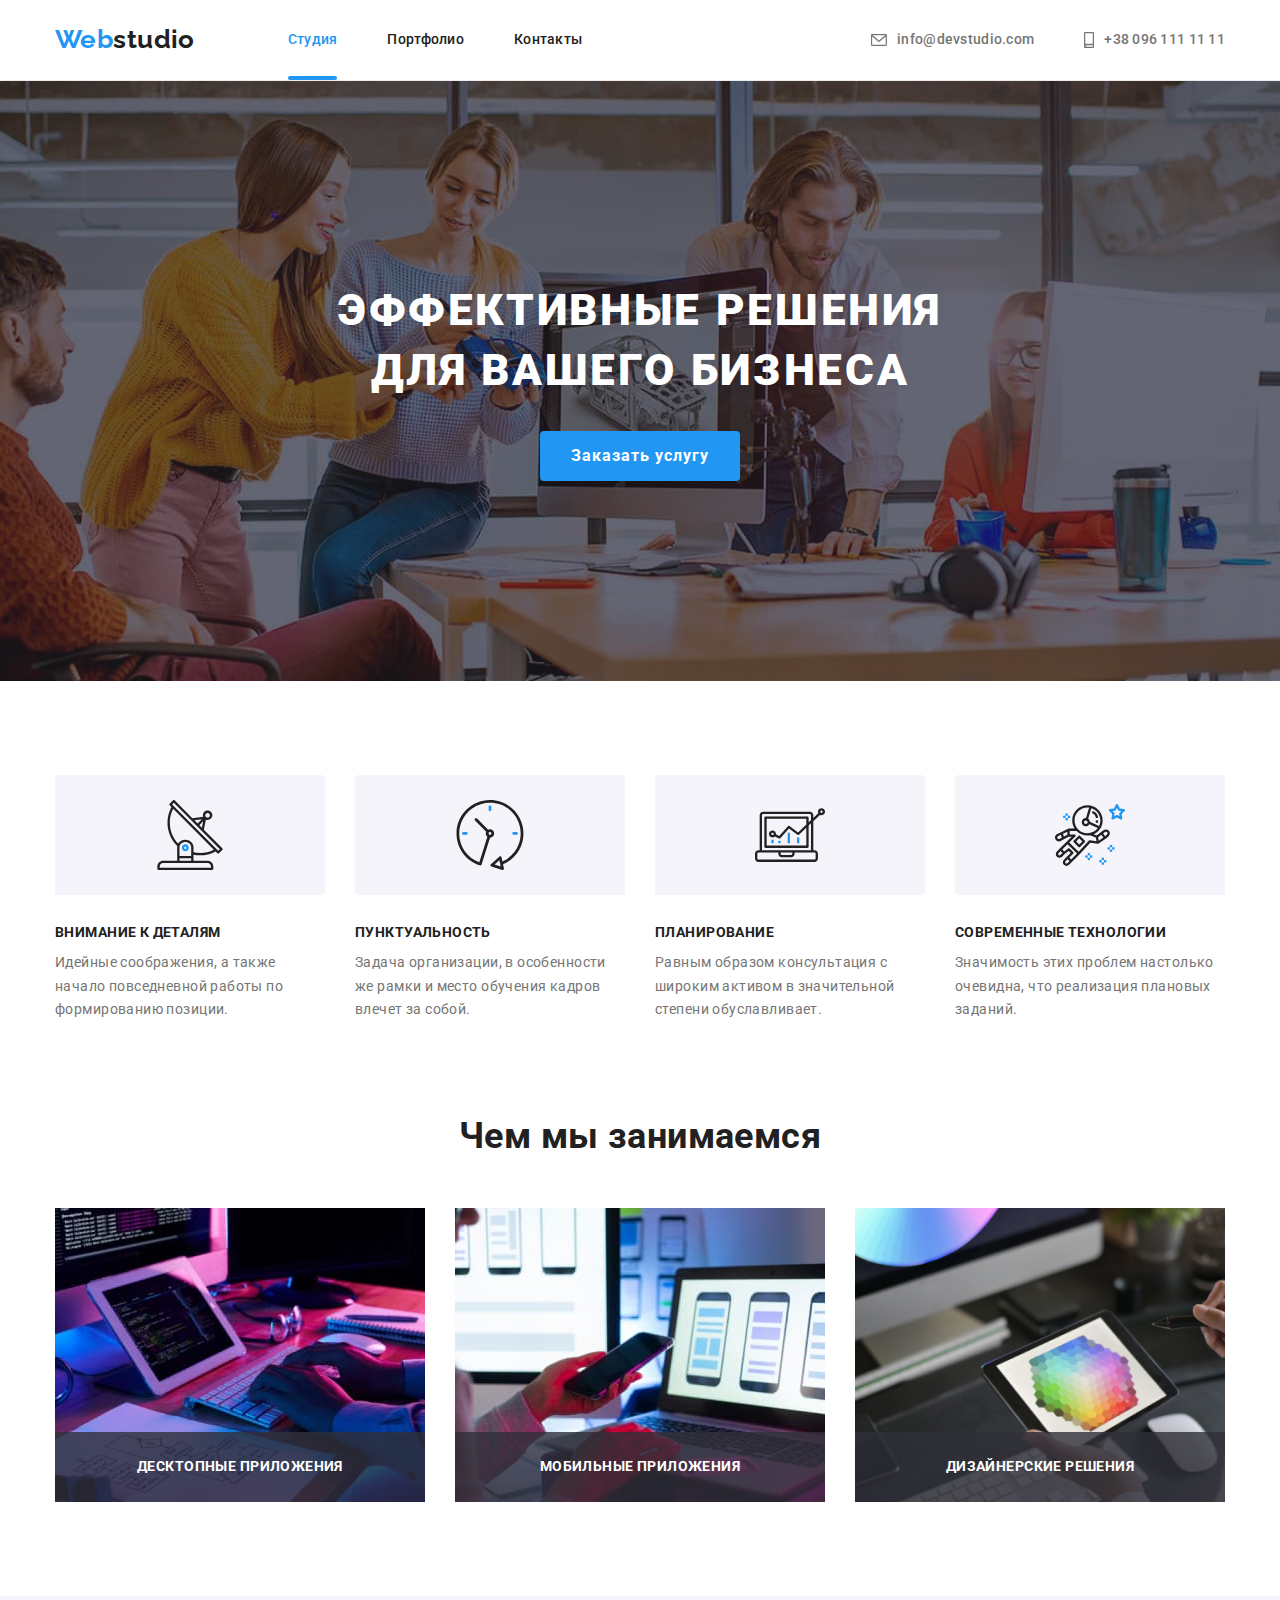
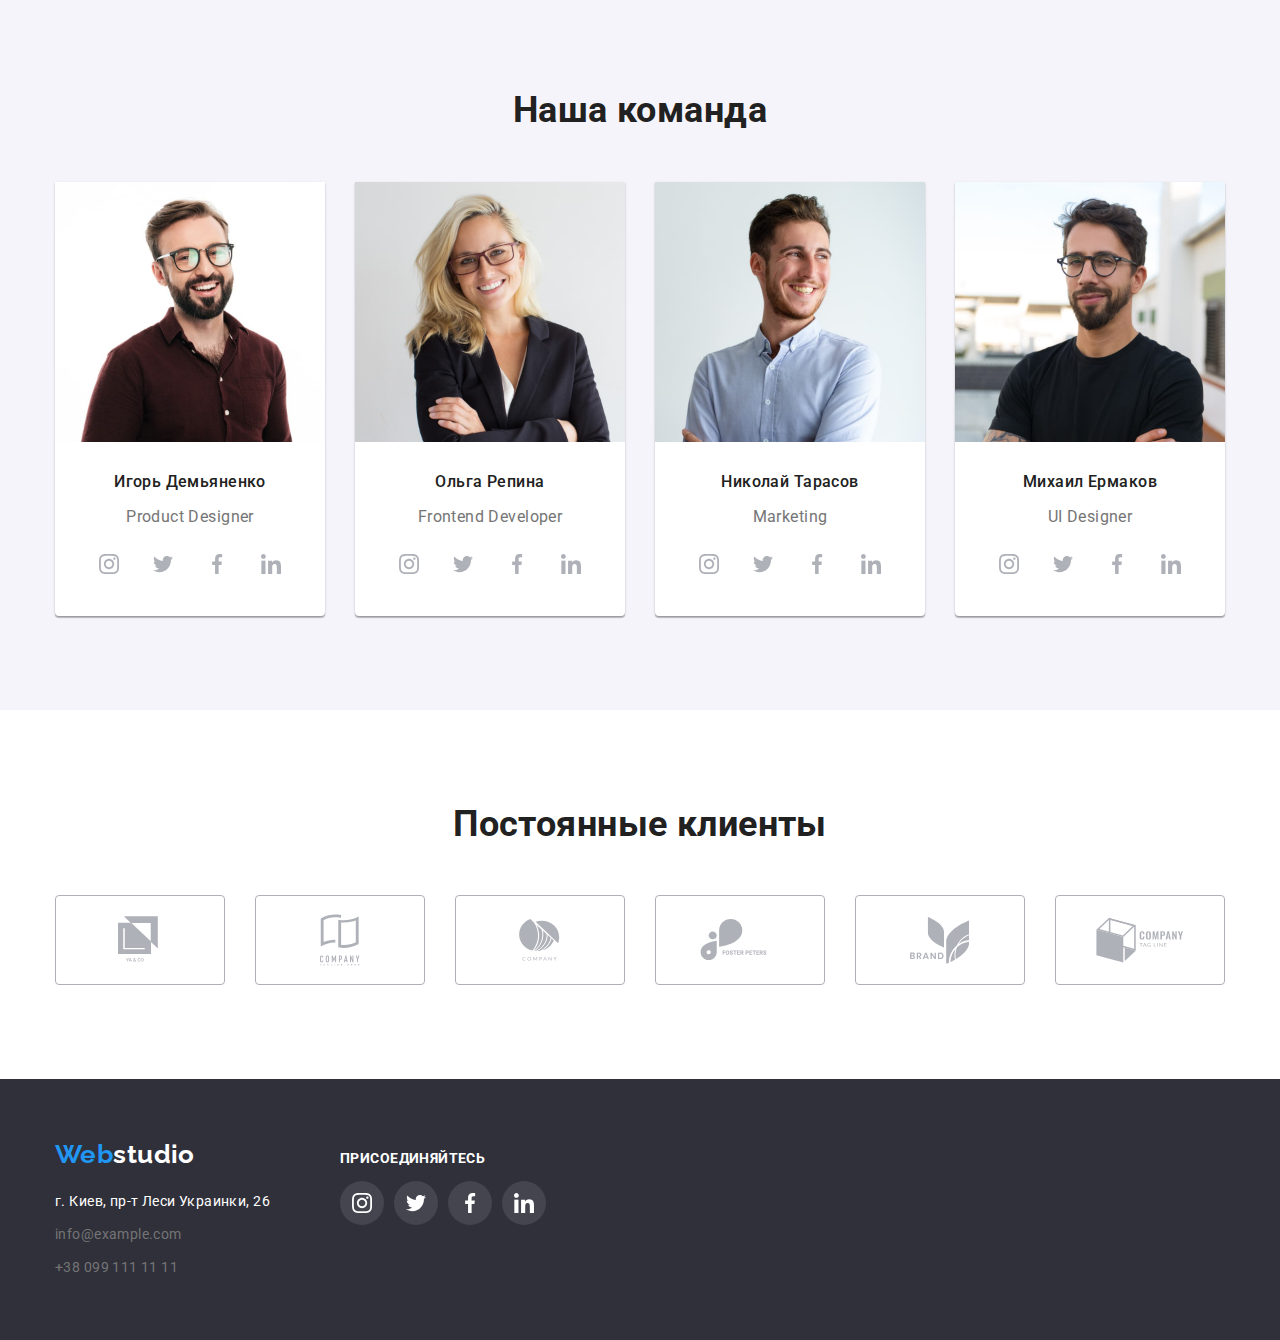
<file: index.html>
<!DOCTYPE html>
<html lang="ru">
<head>
    <meta charset="UTF-8">
    <meta http-equiv="X-UA-Compatible" content="IE=edge">
    <meta name="viewport" content="width=device-width, initial-scale=1.0">
    <link
      rel="stylesheet"
      href="https://cdnjs.cloudflare.com/ajax/libs/modern-normalize/1.0.0/modern-normalize.min.css"/>
    <link rel="preconnect" href="https://fonts.gstatic.com">
<link href="https://fonts.googleapis.com/css2?family=Raleway:wght@700&family=Roboto:wght@400;500;700;900&display=swap" rel="stylesheet">
    <link rel="stylesheet" href="./css/styles.css">
    <title>Студия</title>
</head>
<body>
    <header class="header">
        <div class="conteiner">
            <!--Логотип-->
            <a class="logo" href="./index.html"><span class="logo-part">Web</span>studio </a>
            <!--Навигация-->
            <nav class="nav">
                <ul class="list nav-list">
                    <li class="nav-item"> 
                        <div class="nav-link-thomb"> 
                            <a class="link current" href="./index.html">Студия</a> 
                        </div> 
                    </li>
                    <li class="nav-item"> <a class="link " href="./portfolio.html">Портфолио</a> </li>
                    <li class="nav-item"> <a class="link" href="">Контакты</a></li>
                </ul>    
                </nav> 
            <!--Контакты--> 
            <ul class="list contacts">
                    <li class="contacts-item">
                            
                        <a class="link" href="mailto:info@devstudio.com">
                            <svg class="icon" width="16px" height="12px">
                                <use href="./images/sprite.svg#icon-envelope"></use>
                            </svg>
                            info@devstudio.com</a> 
                    </li>
                    <li class="contacts-item"> 
                            
                        <a class="link" href="tel:+380961111111"> 
                            <svg class="icon" width="10px" height="16px" >
                                <use href="./images/sprite.svg#icon-smartphone"></use>
                            </svg>
                            +38 096 111 11 11</a>
                    </li>
            </ul>   
        </div>
    </header>
    <main>
        <!--Блок-герой-->
        <section class="hero">
        <div class="conteiner">
            <h1 class="hero-text">Эффективные решения для вашего бизнеса</h1>
            <button class="main-button" type="button" data-modal-open>Заказать услугу</button>
        </div>   
        </section> 
        <!--Качества-->
        <section class="qualities-section">
            <div class="conteiner">
            <h2 class="visually-hidden">Наши Качества</h2>
            <ul class="list qualities">
                <li class="qualities-item">
                    <div>
                        <div class="qualities-icon-tomb">
                        <svg class="icon">
                            <use href="./images/sprite.svg#icon-antenna-1"></use>
                        </svg></div>
                        <h3 class="sub-title">Внимание к деталям</h3>
                        <p class="qualities-text">Идейные соображения, а также начало повседневной работы по формированию позиции.</p>
                    </div>
                </li>

                <li class="qualities-item">
                    <div>
                    <div class="qualities-icon-tomb">
                        <svg class="icon">
                        <use href="./images/sprite.svg#icon-clock-1"></use>
                    </svg></div>
                    <h3 class="sub-title">Пунктуальность</h3>
                    <p class="qualities-text">Задача организации, в особенности же рамки и место обучения кадров влечет за собой.</p> 
                </div>
                </li>
                    <li class="qualities-item">
                        <div>
                    <div class="qualities-icon-tomb">
                        <svg class="icon">
                            <use href="./images/sprite.svg#icon-diagram-1"></use>
                        </svg></div>
                    <h3 class="sub-title">Планирование</h3>
                    <p class="qualities-text">Равным образом консультация с широким активом в значительной степени обуславливает.</p>
                </div>
                </li>

                <li class="qualities-item">
                    <div>
                    <div class="qualities-icon-tomb">
                        <svg class="icon">
                        <use href="./images/sprite.svg#icon-astronaut-1"></use>
                    </svg></div>
                    <h3 class="sub-title">Современные технологии</h3>
                    <p class="qualities-text">Значимость этих проблем настолько очевидна, что реализация плановых заданий.</p>
                </div>
                </li>
            </ul>
        </div>
        </section>
    
        <section class="what-we-do"> 
            <!--Чем мы занимаемся-->
            <div class="conteiner">
                <h2 class="title">Чем мы занимаемся</h2>
                    <ul class="list">
                        <li class="what-we-do item">
                            <div class="what-we-do-thomb">
                            <img src="./images/img1.jpg" alt="Десктопные приложения" width="370">
                            <div class="card-description">
                                <p class="description-text">Десктопные приложения</p>
                            </div>
                            </div>
                        </li>
                        
                        <li class="what-we-do item">
                            <div class="what-we-do-thomb">
                                <img src="./images/img2.jpg" alt="Мобильные приложения" width="370">
                                <div class="card-description">
                                    <p class="description-text">Мобильные приложения</p>
                                </div>
                            </div>
                        </li>
                        
                        <li class="what-we-do item">
                            <div class="what-we-do-thomb">
                                <img src="./images/img3.jpg" alt="Дизайнерские решения" width="370">
                                <div class="card-description">
                                    <p class="description-text">Дизайнерские решения</p>
                                </div>
                                </div>
                        </li>
            </ul>
        </div>
       </section>   
       <section class="team-section">
           <div class="conteiner">
           <!--Наша команда-->
           <h2 class="title">Наша команда</h2>
           <ul class="list team">
               <li class="team-item">
                    <div class="team-member-photo-tomb">
                        <img src="./images/team/tm1.jpg" alt="Игорь Демьяненко" width="270" height="260">
                    </div>
                    <div class="team-text-tomb">
                        <h3 class="member-name">Игорь Демьяненко</h3>
                        <p class="member-position">Product Designer</p>
                    <ul class="list social-links-list">
                        <li class="social-links-item">
                            <a href="" class="link social-icons-link" target="_blank" rel="noopener noreferrer">
                                <svg class="icon">
                                    <use href="./images/sprite.svg#icon-instagram-2"></use>
                                </svg>
                            </a>
                        </li>

                        <li class="social-links-item">
                              <a href="" class="link social-icons-link" target="_blank" rel="noopener noreferrer">
                                <svg class="icon">
                                    <use href="./images/sprite.svg#icon-twitter-1"></use>
                                </svg>
                            </a>
                        </li>

                        <li class="social-links-item">
                            <a href="" class="link social-icons-link" target="_blank" rel="noopener noreferrer">
                                <svg class="icon">
                                    <use href="./images/sprite.svg#icon-facebook-1"></use>
                                </svg>
                            </a>
                        </li>

                        <li class="social-links-item">
                            <a href="" class="link social-icons-link" target="_blank" rel="noopener noreferrer">
                                <svg class="icon">
                                    <use href="./images/sprite.svg#icon-linkedin-1"></use>
                                </svg>
                            </a>
                        </li>
                    </ul>
                </div>
                </li>
                <li class="team-item">
                    <div class="team-member-photo-tomb">
                        <img src="./images/team/tm2.jpg" alt="Ольга Репина" width="270" height="260">
                    </div>  
                    <div class="team-text-tomb">
                        <h3 class="member-name">Ольга Репина</h3>
                        <p class="member-position">Frontend Developer</p>
                    <ul class="list social-links-list">
                        <li class="social-links-item">
                            <a href="" class="link social-icons-link" target="_blank" rel="noopener noreferrer">
                                <svg class="icon">
                                    <use href="./images/sprite.svg#icon-instagram-2"></use>
                                </svg>
                            </a>
                        </li>
                        <li class="social-links-item">
                            <div>   
                            <a href="" class="link social-icons-link" target="_blank" rel="noopener noreferrer">
                                <svg class="icon">
                                    <use href="./images/sprite.svg#icon-twitter-1"></use>
                                </svg>
                            </a>
                        </div>
                        </li>
                        <li class="social-links-item">
                            <div>
                            <a href="" class="link social-icons-link" target="_blank" rel="noopener noreferrer">
                                <svg class="icon">
                                    <use href="./images/sprite.svg#icon-facebook-1"></use>
                                </svg>
                            </a>
                        </div>
                        </li>
                        <li class="social-links-item">
                            <a href="" class="link social-icons-link" target="_blank" rel="noopener noreferrer">
                                <svg class="icon">
                                    <use href="./images/sprite.svg#icon-linkedin-1"></use>
                                </svg>
                            </a>
                        </li>
                    </ul>
                </div>
                    </li>
                <li class="team-item">
                    <div class="team-member-photo-tomb">
                        <img src="./images/team/tm3.jpg" alt="Николай Тарасов" width="270" height="260">
                    </div>
                    <div class="team-text-tomb">
                        <h3 class="member-name">Николай Тарасов</h3>
                        <p class="member-position">Marketing</p>
                    <ul class="list social-links-list">
                        <li class="social-links-item">
                            <a href="" class="link social-icons-link" target="_blank" rel="noopener noreferrer">
                                <svg class="icon">
                                    <use href="./images/sprite.svg#icon-instagram-2"></use>
                                </svg>
                            </a>
                        </li>
                        <li class="social-links-item">
                            <div>   
                            <a href="" class="link social-icons-link" target="_blank" rel="noopener noreferrer">
                                <svg class="icon">
                                    <use href="./images/sprite.svg#icon-twitter-1"></use>
                                </svg>
                            </a>
                        </div>
                        </li>
                        <li class="social-links-item">
                            <div>
                            <a href="" class="link social-icons-link" target="_blank" rel="noopener noreferrer">
                                <svg class="icon">
                                    <use href="./images/sprite.svg#icon-facebook-1"></use>
                                </svg>
                            </a>
                        </div>
                        </li>
                        <li class="social-links-item">
                            <a href="" class="link social-icons-link" target="_blank" rel="noopener noreferrer">
                                <svg class="icon">
                                    <use href="./images/sprite.svg#icon-linkedin-1"></use>
                                </svg>
                            </a>
                        </li>
                    </ul>
                </div>
                </li>
                <li class="team-item">
                    <div class="team-member-photo-tomb">
                        <img src="./images/team/tm4.jpg" alt="Михаил Ермаков" width="270" height="260">
                    </div>
                    <div  class="team-text-tomb">
                        <h3 class="member-name">Михаил Ермаков</h3>
                        <p class="member-position">UI Designer</p>
                    
                    <ul class="list social-links-list">
                        <li class="social-links-item">
                            <a href="" class="link social-icons-link" target="_blank" rel="noopener noreferrer">
                                <svg class="icon">
                                    <use href="./images/sprite.svg#icon-instagram-2"></use>
                                </svg>
                            </a>
                        </li>
                        <li class="social-links-item">
                            <div>   
                            <a href="" class="link social-icons-link" target="_blank" rel="noopener noreferrer">
                                <svg class="icon">
                                    <use href="./images/sprite.svg#icon-twitter-1"></use>
                                </svg>
                            </a>
                        </div>
                        </li>
                        <li class="social-links-item">
                            <div>
                            <a href="" class="link social-icons-link" target="_blank" rel="noopener noreferrer">
                                <svg class="icon">
                                    <use href="./images/sprite.svg#icon-facebook-1"></use>
                                </svg>
                            </a>
                        </div>
                        </li>
                        <li class="social-links-item">
                            <a href="" class="link social-icons-link" target="_blank" rel="noopener noreferrer">
                                <svg class="icon">
                                    <use href="./images/sprite.svg#icon-linkedin-1"></use>
                                </svg>
                            </a>
                        </li>
                    </ul>
                </div>
                </li>
           </ul>
        </div>
       </section>

       <section class="our-clients">
           <div class="conteiner">
           <h2 class="clients-title">
            Постоянные клиенты
           </h2>
           <ul class="list clients-list">
               <li class="item clients-item">
                       <a href="" class="clients-link" target="_blank" rel="noopener noreferrer">
                   <svg class="icon" width="44px" height="49px">
                   <use href="./images/sprite.svg#icon-logo-1"></use>  
                </svg></a>
               </li>
               <li class="item clients-item">
                    <a href=""  class="clients-link" target="_blank" rel="noopener noreferrer">
                <svg class="icon"  width="40px" height="52px">
                <use href="./images/sprite.svg#icon-logo-2"></use>  
             </svg></a>
            </li>
            <li class="item clients-item">
                    <a href="" class="clients-link" target="_blank" rel="noopener noreferrer">
                <svg class="icon" width="41px" height="42px">
                <use href="./images/sprite.svg#icon-logo-3"></use>  
             </svg></a> 
            </li>
            <li class="item clients-item">
                    <a href=""  class="clients-link" target="_blank" rel="noopener noreferrer">
                <svg class="icon"  width="80px" height="42px">
                <use href="./images/sprite.svg#icon-logo-4"></use>  
             </svg></a> 
            </li>
            <li class="item clients-item">
                    <a href="" class="clients-link" target="_blank" rel="noopener noreferrer">
                <svg class="icon" width="59px" height="47px">
                <use href="./images/sprite.svg#icon-logo-5"></use>  
             </svg></a>
            </li>
            <li class="item clients-item">
                    <a href="" class="clients-link" target="_blank" rel="noopener noreferrer">
                <svg class="icon" width="88px" height="45px">
                <use href="./images/sprite.svg#icon-logo-6"></use>  
             </svg></a>
            </li>
              
           </ul>
        </div>
       </section>
    </main>            
    <footer class="footer">
        <div class="conteiner">
            <div>
        <!--Логотип--> 
        <div class="footer-logo">
        <a class="link logo" href="./index.html"><span class="logo-part">Web</span>studio </a>
        </div>
        <!--Адресс-->
        <address>
                <ul class="adress list">
                    <li class="adress-item"><a class="link adres" href="https://goo.gl/maps/nLmr9THdFMke6AbC8" target="_blank" rel="noreferrer noopener"> г. Киев, пр-т Леси Украинки, 26 </a></li>
                    <li class="adress-item"><a class="link" href="mailto:info@example.com">info@example.com</a></li>
                    <li class="adress-item"><a class="link" href="tel:+380991111111">+38 099 111 11 11</a></li>
                </ul>
        </address>
        </div>
        <!--Призыв к действию-->
        <div class="footer-social-links-tomb">
        <p class="footer-social-links-titel">присоединяйтесь</p>
        <ul class="list social-links-list">
        <li class="social-links-item">
            <a href="" class="link social-icons-link" target="_blank" rel="noopener noreferrer">
                <svg class="icon">
                    <use href="./images/sprite.svg#icon-instagram-2"></use>
                </svg>
            </a>
        </li>
        <li class="social-links-item">
            <div>   
            <a href="" class="link social-icons-link" target="_blank" rel="noopener noreferrer">
                <svg class="icon">
                    <use href="./images/sprite.svg#icon-twitter-1"></use>
                </svg>
            </a>
        </div>
        </li>
        <li class="social-links-item">
            <div>
            <a href="" class="link social-icons-link" target="_blank" rel="noopener noreferrer">
                <svg class="icon">
                    <use href="./images/sprite.svg#icon-facebook-1"></use>
                </svg>
            </a>
        </div>
        </li>
        <li class="social-links-item">
            <a href="" class="link social-icons-link" target="_blank" rel="noopener noreferrer">
                <svg class="icon">
                    <use href="./images/sprite.svg#icon-linkedin-1"></use>
                </svg>
            </a>
        </li>
    </ul>
    </div>
    </div>
    
    </footer>

    <div class="backdrop is-hidden" data-modal>
        
        <div class="modal"> 
            <button class="button-close" type="button" data-modal-close >

                <svg class="icon" width="30" height="30">
                    <use href="./images/sprite.svg#icon-close"></use>
                </svg>
            </button>
        </div>
    </div>

    <script src="./js/modal.js"></script>
</body>
</html>
</file>
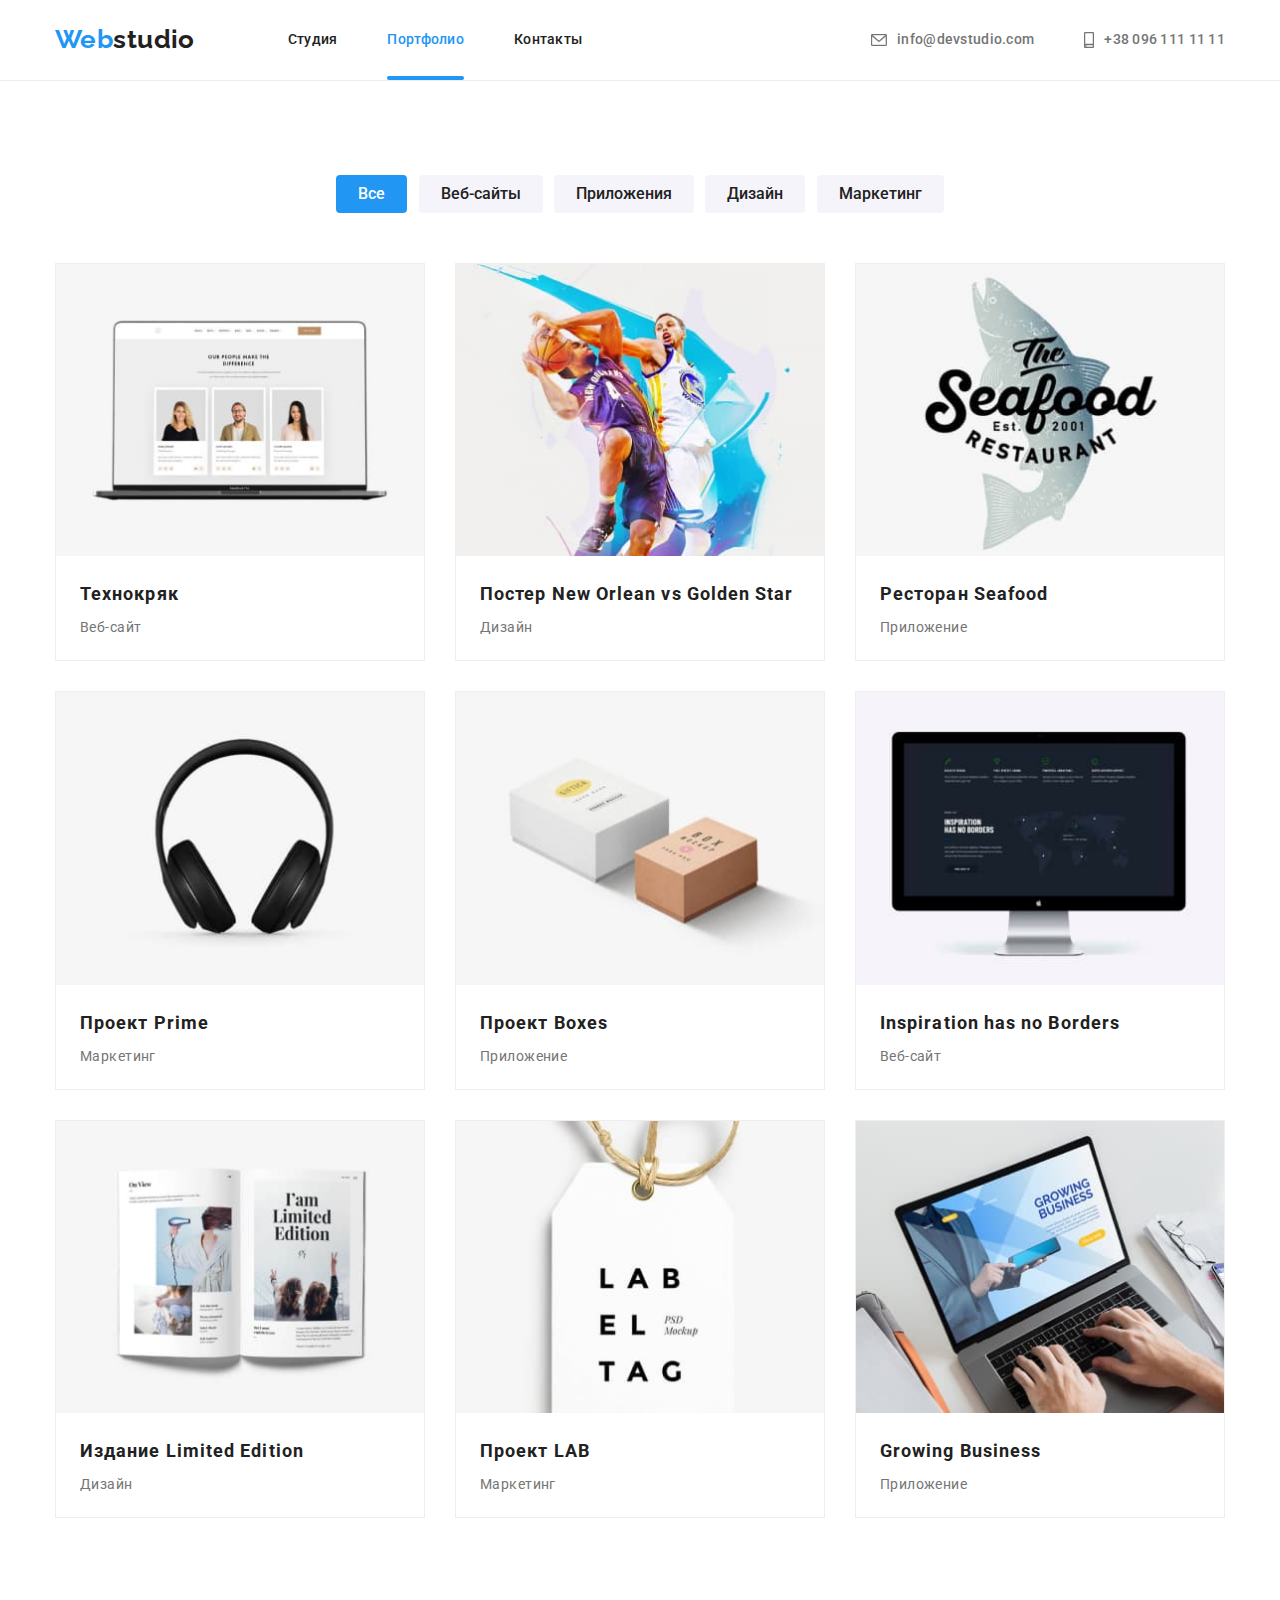
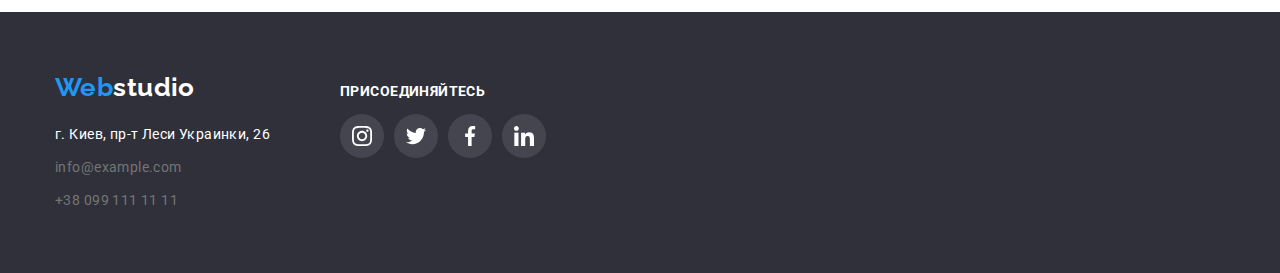
<file: portfolio.html>
<!DOCTYPE html>
<html lang="ru">
<head>
    <meta charset="UTF-8">
    <meta http-equiv="X-UA-Compatible" content="IE=edge">
    <meta name="viewport" content="width=device-width, initial-scale=1.0">
    <link rel="stylesheet" href="https://cdnjs.cloudflare.com/ajax/libs/modern-normalize/0.2.0/modern-normalize.css">
    <link rel="preconnect" href="https://fonts.gstatic.com">
<link href="https://fonts.googleapis.com/css2?family=Raleway:wght@700&family=Roboto:wght@400;500;700;900&display=swap" rel="stylesheet">
    <link rel="stylesheet" href="./css/styles.css">
    <title>Портфолио</title>
</head>
<body>
    <header class="header">
        <div class="conteiner">
            <!--Логотип-->
            <a class="logo" href="./index.html"><span class="logo-part">Web</span>studio </a>
            <!--Навигация-->
            <nav class="nav">
                <ul class="list nav-list">
                    <li class="nav-item">
                         <a class="link" href="./index.html">Студия</a>
                         </li>
                    <li class="nav-item"> 
                        <div class="nav-link-thomb"> 
                            <a class="link current" href="./portfolio.html">Портфолио</a>  
                        </div> 

                    </li>
                    <li class="nav-item"> 
                        <a class="link" href="">Контакты</a>
                    </li>
                </ul>    
                </nav> 
            <!--Контакты--> 
            <ul class="list contacts">
                    <li class="contacts-item">
                            
                        <a class="link" href="mailto:info@devstudio.com">
                            <svg class="icon" width="16px" height="12px">
                                <use href="./images/sprite.svg#icon-envelope"></use>
                            </svg>
                            info@devstudio.com</a> 
                    </li>
                    <li class="contacts-item"> 
                            
                        <a class="link" href="tel:+380961111111"> 
                            <svg class="icon" width="10px" height="16px" >
                                <use href="./images/sprite.svg#icon-smartphone"></use>
                            </svg>
                            +38 096 111 11 11</a>
                    </li>
            </ul>   
        </div>
    </header>
    <main>
        <section class="work-examples">
            <div class="conteiner">
            <h1 class="visually-hidden"> Выбор темы Портфолио</h1>
            <ul class="list buttons-list">
                <li class="buttons-list-item" > <button  type="button" class="portpholio-button current">Все</button> </li>
                <li class="buttons-list-item"> <button  type="button" class="portpholio-button">Веб-сайты</button> </li>
                <li class="buttons-list-item"> <button  type="button" class="portpholio-button">Приложения</button> </li>
                <li class="buttons-list-item"> <button  type="button" class="portpholio-button">Дизайн</button> </li>
                <li class="buttons-list-item"> <button  type="button" class="portpholio-button"> Маркетинг</button></li>
            </ul>
            <ul class="list card-list">
                <li class="card-item">
                    <article class="card">
                        <a class="link card-link" href="">
                            <div class="card-body">
                        <div class="card-tomb"> 
                       <img src="./images/portfolio/img1.jpg" alt="Технокряк" width="370">
                       <div class="card-overlay">
                        <p class="overlay-text">Технокряк это современная площадка распространения коронавируса. 
                        Компании используют эту платформу для цифрового шпионажа и атак
                         на защищённые сервера конкурентов.</p>        
                    </div>
                   </div> 
                   <div class="card-text">                  
                    <h2 class="portpholio-list-titel">Технокряк</h2>
                     <p class="portholio-list-text">Веб-сайт</p>
                    </div>
                </div>
                        </a>
                    </article>
                    </li>
                
                <li class="card-item">
                    <article class="card">
                        <a class="link card-link" href="">
                            <div class="card-body">
                        <div class="card-tomb">
                    <img src="./images/portfolio/img2.jpg" alt="Постер New Orlean vs Golden Star" width="370">
                        <div class="card-overlay">
                            <p class="overlay-text">Технокряк это современная площадка распространения коронавируса. 
                            Компании используют эту платформу для цифрового шпионажа и атак
                             на защищённые сервера конкурентов.</p>        
                        </div>
                    </div>
                        <div class="card-text">  
                    <h2 class="portpholio-list-titel">Постер New Orlean vs Golden Star</h2>
                    <p class="portholio-list-text">Дизайн</p>
                        </div>
                    </div>
                        </a>
                    </article>
                </li>
                
                <li class="card-item"> 
                    <article class="card">
                        <a class="link card-link" href="">
                            <div class="card-body">
                        <div class="card-tomb">
                    <img src="./images/portfolio/img3.jpg" alt="Ресторан Seafood" width="370">
                    <div class="card-overlay">
                        <p class="overlay-text">Технокряк это современная площадка распространения коронавируса. 
                        Компании используют эту платформу для цифрового шпионажа и атак
                         на защищённые сервера конкурентов.</p>        
                    </div>
                        </div>
                        <div class="card-text">  
                    <h2 class="portpholio-list-titel">Ресторан Seafood</h2>
                    <p class="portholio-list-text">Приложение</p>
                        </div>
                    </div>
                        </a>
                    </article>
                </li>
                <li  class="card-item"> 
                    <article class="card">
                        <a class="link card-link" href="">
                            <div class="card-body">
                        <div class="card-tomb">
                    <img src="./images/portfolio/img4.jpg" alt="Проект Prime" width="370">
                    <div class="card-overlay">
                        <p class="overlay-text">Технокряк это современная площадка распространения коронавируса. 
                        Компании используют эту платформу для цифрового шпионажа и атак
                         на защищённые сервера конкурентов.</p>        
                        </div>
                    </div>
                        <div class="card-text">  
                    <h2 class="portpholio-list-titel">Проект Prime</h2>
                    <p class="portholio-list-text">Маркетинг</p>
                        </div>
                    </div>
                        </a>
                    </article>
                </li>

                <li class="card-item">
                    <article class="card">
                        <a class="link card-link" href="">
                            <div class="card-body">
                        <div class="card-tomb">
                    <img src="./images/portfolio/img5.jpg" alt="Проект Boxes" width="370">
                    <div class="card-overlay">
                        <p class="overlay-text">Технокряк это современная площадка распространения коронавируса. 
                        Компании используют эту платформу для цифрового шпионажа и атак
                         на защищённые сервера конкурентов.</p>        
                    </div>
                    </div>
                        <div class="card-text">   
                    <h2 class="portpholio-list-titel">Проект Boxes</h2>
                    <p class="portholio-list-text">Приложение</p>
                        </div>
                    </div>
                        </a>
                    </article>
                </li>

                <li class="card-item">
                    <article class="card">
                        <a class="link card-link" href="">
                            <div class="card-body">
                        <div class="card-tomb">
                    <img src="./images/portfolio/img6.jpg" alt="Inspiration has no Borders" width="370">
                    <div class="card-overlay">
                        <p class="overlay-text">Технокряк это современная площадка распространения коронавируса. 
                        Компании используют эту платформу для цифрового шпионажа и атак
                         на защищённые сервера конкурентов.</p>        
                    </div>    
                    </div>
                        <div class="card-text">  
                    <h2 class="portpholio-list-titel">Inspiration has no Borders</h2>
                    <p class="portholio-list-text">Веб-сайт</p>
                        </div>
                    </div>
                        </a>
                    </article>
                </li>

                <li class="card-item">
                    <article class="card">
                        <a class="link card-link" href="">
                            <div class="card-body">
                        <div class="card-tomb">
                    <img src="./images/portfolio/img7.jpg" alt="Издание Limited Edition" width="370">
                    <div class="card-overlay">
                        <p class="overlay-text">Технокряк это современная площадка распространения коронавируса. 
                        Компании используют эту платформу для цифрового шпионажа и атак
                         на защищённые сервера конкурентов.</p>        
                    </div>    
                    </div>
                        <div class="card-text">    
                    <h2 class="portpholio-list-titel">Издание Limited Edition</h2>
                    <p class="portholio-list-text">Дизайн</p>
                        </div>
                    </div>
                        </a>
                    </article>
                </li>

                <li class="card-item">
                    <article class="card">
                        <a class="link card-link" href="">
                            <div class="card-body">
                        <div class="card-tomb">
                    <img src="./images/portfolio/img8.jpg" alt="Проект LAB" width="370">
                    <div class="card-overlay">
                        <p class="overlay-text">Технокряк это современная площадка распространения коронавируса. 
                        Компании используют эту платформу для цифрового шпионажа и атак
                         на защищённые сервера конкурентов.</p>        
                    </div>    
                    </div>
                        <div class="card-text">  
                    <h2 class="portpholio-list-titel">Проект LAB</h2>
                    <P class="portholio-list-text">Маркетинг</p>
                        </div>
                    </div>
                        </a>
                    </article>
                </li>
                <li class="card-item">
                    <article class="card">
                        <a class="link card-link" href="">
                            <div class="card-body">
                        <div class="card-tomb">
                    <img src="./images/portfolio/img9.jpg" alt="Growing Business" width="370">
                    <div class="card-overlay">
                        <p class="overlay-text">Технокряк это современная площадка распространения коронавируса. 
                        Компании используют эту платформу для цифрового шпионажа и атак
                         на защищённые сервера конкурентов.</p>        
                    </div>    
                    </div>
                        <div class="card-text">  
                    <h2 class="portpholio-list-titel">Growing Business</h2>
                    <p class="portholio-list-text">Приложение</p>
                        </div> 
                    </div> 
                    </a>
                    </article>
                </li>
            </ul>
        </div>
        </section>
        
    </main>            
    <footer class="footer">
        <div class="conteiner">
            <div>
        <!--Логотип--> 
        <div class="footer-logo">
        <a class="link logo" href="./index.html"><span class="logo-part">Web</span>studio </a>
        </div>
        <!--Адресс-->
        <address>
                <ul class="adress list">
                    <li class="adress-item"><a class="link adres" href="https://goo.gl/maps/nLmr9THdFMke6AbC8" target="_blank" rel="noreferrer noopener"> г. Киев, пр-т Леси Украинки, 26 </a></li>
                    <li class="adress-item"><a class="link" href="mailto:info@example.com">info@example.com</a></li>
                    <li class="adress-item"><a class="link" href="tel:+380991111111">+38 099 111 11 11</a></li>
                </ul>
        </address>
        </div>
        <!--Призыв к действию-->
        <div class="footer-social-links-tomb">
        <p class="footer-social-links-titel">присоединяйтесь</p>
        <ul class="list social-links-list">
        <li class="social-links-item">
            <a href="" class="link social-icons-link" target="_blank" rel="noopener noreferrer">
                <svg class="icon">
                    <use href="./images/sprite.svg#icon-instagram-2"></use>
                </svg>
            </a>
        </li>
        <li class="social-links-item">
            <div>   
            <a href="" class="link social-icons-link" target="_blank" rel="noopener noreferrer">
                <svg class="icon">
                    <use href="./images/sprite.svg#icon-twitter-1"></use>
                </svg>
            </a>
        </div>
        </li>
        <li class="social-links-item">
            <div>
            <a href="" class="link social-icons-link" target="_blank" rel="noopener noreferrer">
                <svg class="icon">
                    <use href="./images/sprite.svg#icon-facebook-1"></use>
                </svg>
            </a>
        </div>
        </li>
        <li class="social-links-item">
            <a href="" class="link social-icons-link" target="_blank" rel="noopener noreferrer">
                <svg class="icon">
                    <use href="./images/sprite.svg#icon-linkedin-1"></use>
                </svg>
            </a>
        </li>
    </ul>
    </div>
    </div>
    
    </footer>
</body>
</html>
</file>
<file: css/styles.css>
:root {
    --main-text-color: #757575;
    --background-color: #2F303A;
    --header-color: #212121;
    --hero-text-color: #ffffff;
    --logo-button-color: #2196F3;
    --ligth-bg-color: #F5F4FA;
    --button-hover-color: #188CE8;
    --gradient-color: rgba(47, 48, 58, 0.4);
    --icon-color: #AFB1B8;
    --footer-icon-color: rgba(255, 255, 255, 0.1);
    --cubic-bezier: cubic-bezier(0.4, 0, 0.2, 1);
    --transformationt-time: 250ms;
}
html {
	box-sizing: border-box;
}
*,
*::after,
*::before {
	box-sizing: inherit;
}
h1,
h2,
h3,
h4,
h5,
h6,
p {
	margin-top: 0;
}

body {
    font-family: "Roboto", sans-serif;
    font-weight: 400;
    font-size: 14px;
    line-height: 1.71;
    letter-spacing: 0.03em;
    color: var(--main-text-color)
}

img {
    display: block;
    max-width: 100%;
    height: auto;
  }

.conteiner {
    width: 1200px;
    padding-left: 15px;
    padding-right: 15px;
    margin-left: auto;
    margin-right: auto;
}

.link {
    text-decoration: none;
    color: inherit;
    transition: color var(--transformationt-time) var(--cubic-bezier)
}

.adress .link:hover,
.adress .link:focus,
.logo-part,
.header .link:focus,
.header .link:hover {
    color: var(--logo-button-color);
}

.list {
    margin-top: 0;
    margin-bottom: 0;
    padding-left: 0;
    list-style: none;
}

.header {
    max-width: 100%;
    border-bottom: 1px solid #ECECEC;
}

.nav-list {
    display:  inline-flex;

}

.nav-item:not(:last-child) {
    margin-right: 50px;
}

.header .link {
    padding-top: 32px;
    padding-bottom: 32px;
    display: block;
}

.contacts {
    display: inline-flex;
    margin-left: auto;
}

.contacts-item .link {
    display: flex;
    align-items: center;
}

.contacts-item .icon {
    margin-right: 10px;
}

.contacts-item:not(:last-child) {
    margin-right: 50px;
}

.header .conteiner {
    display: flex;
    align-items: center;  
}

.main-button {
    color: var(--hero-text-color);
    background-color: var(--logo-button-color);
    transition: background-color var(--transformationt-time) var(--cubic-bezier);

    font-weight: 700;
    font-size: 16px;
    line-height: 1.87;
    
    align-items: center;
    text-align: center;
    letter-spacing: 0.06em;
    cursor: pointer;
    height: 50px;
    width: 200px;
    border-radius: 4px;
    border: none;
}

.main-button:hover,
.main-button:focus {
    background-color: var(--button-hover-color);
}
.header .logo {
    text-decoration: none;
    color: inherit;
    font-family: Raleway;
    font-weight: 700;
    font-size: 26px;
    line-height: 1.19;
    color: var(--header-color);
    margin-right: 93px;
    padding-top: 24px;
    padding-bottom: 25px;
}

.header .link {
    font-weight: 500;
    font-size: 14px;
    line-height: 1.14;
    letter-spacing: 0.02em;
}

 
.nav .link {
    color: var(--header-color);
    
}

.nav .link.current {
    color: var(--logo-button-color);
}

.nav-link-thomb {
position: relative;
}

.nav .link.current::after {
    content: '';
    width: 100%;
    display: block;
    position: absolute;
    bottom: 0;
    left: 0;
    

    background-color: var(--logo-button-color);
    height: 4px;
    border-radius: 2px;
}

.contacts-item .icon {
    stroke: currentColor;
    fill: currentColor;

}




.hero-text {
    font-weight: 900;
    font-size: 44px;
    line-height: 1.36;
    letter-spacing: 0.06em;
    text-transform: uppercase;
    color: var(--hero-text-color);
    max-width: 696px;
    margin-left: auto;
    margin-right: auto;
    margin-bottom: 30px;
}

.hero {
    max-width: 1600px;
    margin-left: auto;
    margin-right: auto;
    background-color: var(--background-color);
    text-align: center;
    padding-top: 200px;
    padding-bottom: 200px;
    background-image: linear-gradient(to bottom, 
    var(--gradient-color), var(--gradient-color)),
    url(../images/hero/img-1.jpg); 
    background-repeat: no-repeat;
    background-position: center; 
    background-size: cover; 
}

.visually-hidden {
    position: absolute !important;
    clip: rect(1px 1px 1px 1px);
    clip: rect(1px, 1px, 1px, 1px);
    padding: 0 !important;
    border: 0 !important;
    height: 1px !important;
    width: 1px !important;
    overflow: hidden;
    list-style: none;
  }

  .qualities-section {
      padding-top: 94px;
      padding-bottom: 94px; 
  }

.qualities {
    display: flex;
    margin-left: -30px;
    
}

.qualities-item {
margin-left: 30px;
flex-basis: calc(100% / 4 - 30px);
display: flex;

}

.qualities-text {
    margin-bottom: 0;
}

.qualities .icon {
    width: 70px;
    height: 70px;
    display: flex;

}

.qualities-icon-tomb {
    background-color: var(--ligth-bg-color);
    display: flex;
    border-radius: 4px;
    max-width: 270px;
    height: 120px;
    align-items: center;
    justify-content: center;
    margin-bottom: 30px;
}

.title {
    font-weight: 700;
    font-size: 36px;
    line-height: 1.16;
    text-align: center;
    color: var(--header-color);
    margin-bottom: 50px;
  }

.sub-title {
    font-weight: 700;
    font-size: 14px;
    line-height: 1.14;
    text-transform: uppercase;
    color: var(--header-color);
    margin-bottom: 10px;
  }

.what-we-do .conteiner {
    padding-bottom: 94px;
}

.what-we-do .list {
    display: flex;
    margin-left: -30px;
}

.what-we-do .title {
    margin-bottom: 50px;
}

.what-we-do .item {
    width: calc(100% / 3 - 30px);
    margin-left: 30px;
}

.what-we-do-thomb {
    position: relative;
    display: block;
}

.description-text {
font-weight: 700;
font-size: 14px;
line-height: 1.14;
text-transform: uppercase;
color: var(--hero-text-color);
margin: 0;
}

.card-description {
position: absolute;
bottom: 0;
right: 0;
left: 0;
height: 70px;
display: flex;
align-items: center;
justify-content: center;
background-color: rgba(47, 48, 58, 0.8);;


}


.team-section {
    text-align: center;
    background-color: var(--ligth-bg-color);
    padding-top: 94px;
    padding-bottom: 94px;
  }

.team {
    display: flex;
    margin-left: -30px;
}

.team-item {
    width: calc(100% / 4 - 30px);
    margin-left: 30px;
    background-color: var(--hero-text-color);
    border-radius: 0px 0px 4px 4px;
    box-shadow: 0px 1px 3px rgba(0, 0, 0, 0.12), 0px 1px 1px rgba(0, 0, 0, 0.14), 0px 2px 1px rgba(0, 0, 0, 0.2);
}

.list .social-links-list {
    display: inline-flex;
}

.social-icons-link {
    display: flex;
    align-items: center;
    justify-content: center;
    border-radius: 50%;
    width: 44px;
    height: 44px;
    transition: background-color var(--transformationt-time) var(--cubic-bezier),
    fill var(--transformationt-time) var(--cubic-bezier);
}

.social-icons-link:hover,
.social-icons-link:focus {
    background-color: var(--logo-button-color);
}

.social-icons-link:focus .icon,
.social-icons-link:hover .icon {
    fill: var(--hero-text-color);
}

.social-links-item:not(:last-child) {
    margin-right: 10px;
}

.social-icons-link .icon {
    width: 20px;
    height: 20px;
    fill: var(--icon-color);
    transition: fill var(--transformationt-time) var(--cubic-bezier);
}

.member-name {
    font-weight: 500;
    font-size: 16px;
    line-height: 1.19;
    color: var(--header-color);
  }

.member-position {
    font-weight: 400;
    font-size: 16px;
    line-height: 1.19;
    }

.team-text-tomb {
    padding: 30px 32px;
}

.our-clients {
    text-align: center;
    padding-top: 94px;
    padding-bottom: 94px;
}

.clients-title {
font-weight: 700 ;
font-size: 36px;
line-height: 1.14;
color:var(--header-color);
margin-bottom: 50px;

}

.clients-list {
    display:flex;
    margin-left: -30px;
}

.clients-item {
    width: calc(100% / 6 - 30px);
    margin-left: 30px;
    height: 90px;


}

.clients-link {
    border: 1px solid var(--icon-color);
    fill: var(--icon-color);
    box-sizing: border-box;
    border-radius: 4px;
    width: 170px;
    height: 90px;
    display: flex;
    align-items: center;
    justify-content: center;
    transition: fill var(--transformationt-time) var(--cubic-bezier),
    border-color var(--transformationt-time) var(--cubic-bezier);

}

.clients-link:hover,
.clients-link:focus {
    fill: var(--logo-button-color);
    border-color: var(--logo-button-color);
}


.footer {
    padding-top: 60px;
    padding-bottom: 60px;
    background-color: var(--background-color);
    }

.footer .conteiner {
    display: flex;
    align-items: baseline;
}

.footer .link {
font-style: normal;
font-weight: 400;
font-size: 14px;
line-height: 1.71;
}

.footer .adres {
font-style: normal;
font-weight: 400;
font-size: 14px;
line-height: 1.71;
color: var(--hero-text-color);
}

.footer .logo {
font-family: Raleway;
font-weight: 700;
font-size: 26px;
line-height: 1.19;
color: var(--hero-text-color);
display: block;
margin-bottom: 20px;
}

.adress-item:not(:last-child) {
    margin-bottom: 9px;
}

.footer-social-links-titel {
    font-weight: 700;
    font-size: 14px;
    line-height: 1.14;
    text-transform: uppercase;
    color: var(--hero-text-color);
}

.footer .social-links-list {
    display: inline-flex;
}

.footer-social-links-tomb {
    margin-left: 70px;
}

.footer .icon {
    fill: var(--hero-text-color);
}

.footer .social-icons-link {
    background-color: var(--footer-icon-color);
}

.footer .social-icons-link:focus,
.footer .social-icons-link:hover {
    background-color:var(--logo-button-color);
}


.portpholio-button { 
font-weight: 500;
font-size: 16px;
line-height: 1.62;
text-align: center;

border: none;
border-radius: 4px;
padding: 6px 22px;


color: var(--header-color);
background-color: var(--ligth-bg-color);
transition: color var(--transformationt-time) var(--cubic-bezier),
background-color var(--transformationt-time) var(--cubic-bezier),
box-shadow var(--transformationt-time) var(--cubic-bezier) ;
}
.portpholio-button.current {
    background-color: var(--logo-button-color);
    color: var(--hero-text-color);
}
.portpholio-button:hover,
.portpholio-button:focus {
    background-color: var(--logo-button-color);
    color: var(--hero-text-color);
    cursor: pointer;
    box-shadow: 0px 3px 1px rgba(0, 0, 0, 0.1), 0px 1px 2px rgba(0, 0, 0, 0.08), 0px 2px 2px rgba(0, 0, 0, 0.12);
}


.portpholio-list-titel {
    font-weight: 700;
    font-size: 18px;
    line-height: 2;
    letter-spacing: 0.06em;
    letter-spacing: 0.06em;

    color: var(--header-color);
    margin-bottom: 4px;
}

.portpholio-list-theme {
    font-weight: 400;
    font-size: 16px;
    line-height: 1.87;
}

.portholio-list-text {
    margin-bottom: 0;
}

.overlay-text {
font-weight: 400;
font-size: 18px;
line-height: 1.56;
color: var(--hero-text-color);
}

.card-tomb {
    position: relative;
    overflow: hidden;
}

.card-overlay {
    position: absolute;
    display: block;
    transform: translateY(0);

    background-color: rgba(33, 150, 243, 0.9);
    width: 100%;
    height: 100%;
    padding: 63px 24px;

    transition: transform var(--transformationt-time) var(--cubic-bezier);
    
}

.card-link:hover .card-overlay,
.card-link:focus .card-overlay {
 transform: translateY(-100%);
}


.work-examples {
    padding-top: 94px;
    padding-bottom: 94px;
}

.buttons-list {
    margin-bottom: 50px;
    text-align: center;
}

.buttons-list-item {
    display: inline-block;
}
.buttons-list-item:not(:first-child) {
    margin-left: 8px;
}

.card-list {
    display: flex;
    flex-wrap: wrap;
    margin-left: -30px;
    margin-top: -30px;
}

.card-list .card-item {
    flex-basis: calc(100% / 3 - 30px);
    margin-left: 30px;
    margin-top: 30px;
    border: 1px solid #EEEEEE;

}

.card-body {
    transition: box-shadow var(--transformationt-time) var(--cubic-bezier);
}

 .card-link:hover  .card-body,
 .card-link:focus  .card-body {
    box-shadow: 0px 1px 1px 
    #0000001f, 
    0px 4px 4px rgba(0, 0, 0, 0.06),
     1px 4px 6px rgba(0, 0, 0, 0.16);
}

.card-text {
    padding: 20px 24px;
}

.backdrop {
    position: fixed;
    background-color: rgba(0, 0, 0, 0.2);
    width: 100%;
    height: 100%;
    top: 0;
    left: 0;
    opacity: 1;
    transition: opacity var(--transformationt-time) var(--cubic-bezier);
}

.backdrop.is-hidden {
opacity: 0;
pointer-events: none;
}

.is-hidden .modal {
transform: translatey(-100%) scale(0.01);

}

.modal {
position: absolute;
left: 50%;
top: 50%;
transform: translate(-50%, -50%) scale(1);
transition: transform var(--transformationt-time) var(--cubic-bezier) ;
width: 100%;
max-width: 528px;
min-height: 581px;
background-color: #fff;
box-shadow: 0px 1px 3px rgba(0, 0, 0, 0.12), 0px 1px 1px rgba(0, 0, 0, 0.14), 0px 2px 1px rgba(0, 0, 0, 0.2);
border-radius: 4px;
}

.button-close {
display: flex;
justify-content: center;
align-items: center;
position: absolute;
width: 30px;
height: 30px;
right: 8px;
top: 8px;
border-radius: 50%;
border: 1px solid rgba(0, 0, 0, 0.1);
}
</file>
